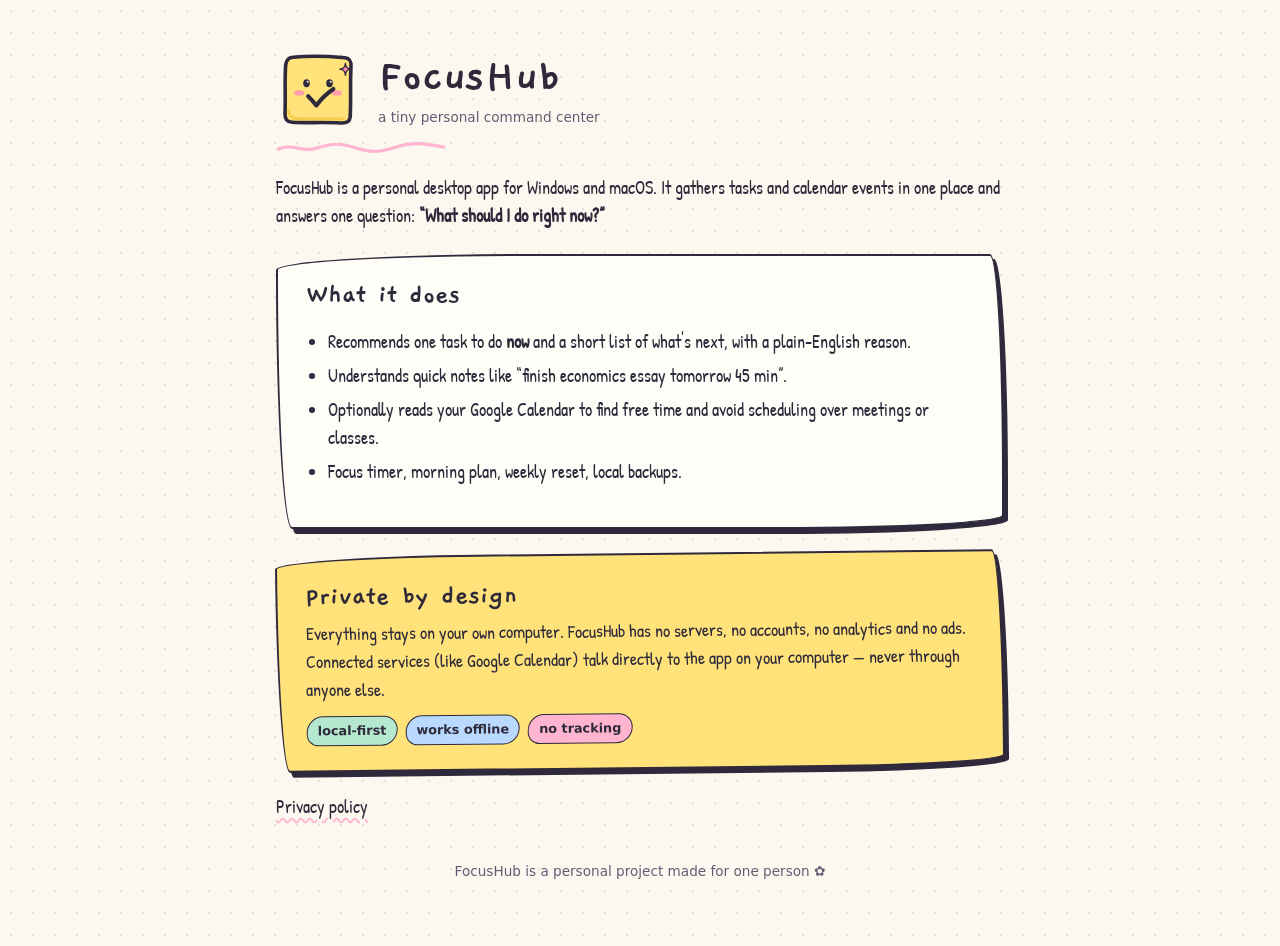
<file: index.html>
<!doctype html>
<html lang="en">
<head>
  <meta charset="utf-8">
  <meta name="viewport" content="width=device-width, initial-scale=1">
  <title>FocusHub</title>
  <meta name="description" content="FocusHub is a private, local-first desktop app that tells you what to work on next.">
  <link rel="icon" type="image/svg+xml" href="icon.svg">
  <link rel="preconnect" href="https://fonts.googleapis.com">
  <link href="https://fonts.googleapis.com/css2?family=Gaegu:wght@700&family=Patrick+Hand&display=swap" rel="stylesheet">
  <link rel="stylesheet" href="style.css">
</head>
<body>
<main>
  <div class="hero">
    <img src="icon.svg" alt="FocusHub mascot">
    <div>
      <h1>FocusHub</h1>
      <div class="meta">a tiny personal command center</div>
    </div>
  </div>
  <svg class="squiggle" viewBox="0 0 140 14" preserveAspectRatio="none" aria-hidden="true"><path d="M2 9c12-6 20 4 32-1s20-5 32 0 21 4 33-1 22-4 39 0" fill="none" stroke="#ffb4cf" stroke-width="3.2" stroke-linecap="round"/></svg>

  <p>FocusHub is a personal desktop app for Windows and macOS. It gathers tasks and calendar events in one place and answers one question: <b>“What should I do right now?”</b></p>

  <div class="card">
    <h2 style="margin-top:0">What it does</h2>
    <ul>
      <li>Recommends one task to do <b>now</b> and a short list of what's next, with a plain-English reason.</li>
      <li>Understands quick notes like “finish economics essay tomorrow 45 min”.</li>
      <li>Optionally reads your Google Calendar to find free time and avoid scheduling over meetings or classes.</li>
      <li>Focus timer, morning plan, weekly reset, local backups.</li>
    </ul>
  </div>

  <div class="card note">
    <h2 style="margin-top:0">Private by design</h2>
    <p style="margin:0">Everything stays on your own computer. FocusHub has no servers, no accounts, no analytics and no ads. Connected services (like Google Calendar) talk directly to the app on your computer — never through anyone else.</p>
    <div class="chips"><span class="chip">local-first</span><span class="chip">works offline</span><span class="chip">no tracking</span></div>
  </div>

  <p><a href="privacy.html">Privacy policy</a></p>

  <footer class="meta">FocusHub is a personal project made for one person ✿</footer>
</main>
</body>
</html>
</file>
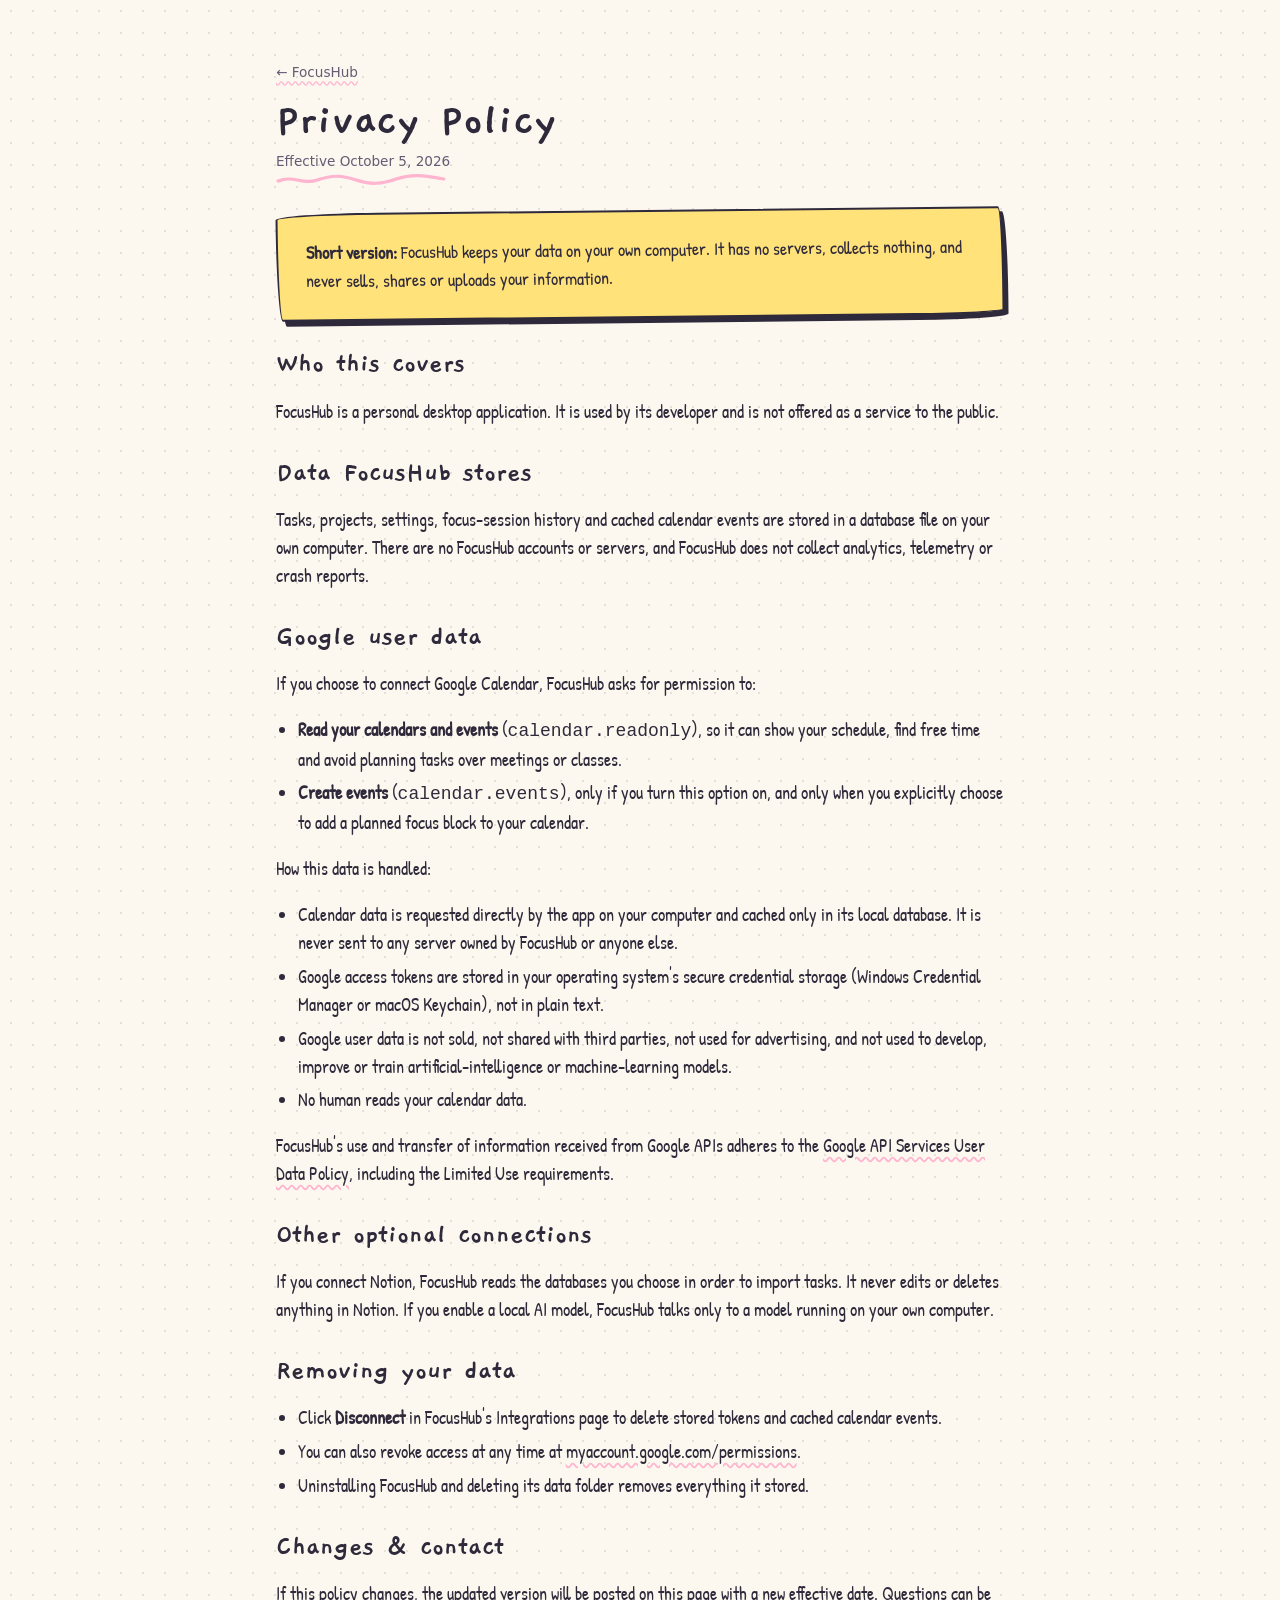
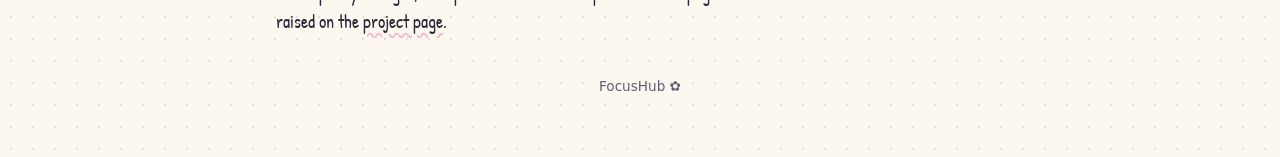
<file: privacy.html>
<!doctype html>
<html lang="en">
<head>
  <meta charset="utf-8">
  <meta name="viewport" content="width=device-width, initial-scale=1">
  <title>FocusHub Privacy Policy</title>
  <link rel="icon" type="image/svg+xml" href="icon.svg">
  <link rel="preconnect" href="https://fonts.googleapis.com">
  <link href="https://fonts.googleapis.com/css2?family=Gaegu:wght@700&family=Patrick+Hand&display=swap" rel="stylesheet">
  <link rel="stylesheet" href="style.css">
</head>
<body>
<main>
  <p class="meta"><a href="./">&larr; FocusHub</a></p>
  <h1>Privacy Policy</h1>
  <div class="meta">Effective October 5, 2026</div>
  <svg class="squiggle" viewBox="0 0 140 14" preserveAspectRatio="none" aria-hidden="true"><path d="M2 9c12-6 20 4 32-1s20-5 32 0 21 4 33-1 22-4 39 0" fill="none" stroke="#ffb4cf" stroke-width="3.2" stroke-linecap="round"/></svg>

  <div class="card note">
    <b>Short version:</b> FocusHub keeps your data on your own computer. It has no servers, collects nothing, and never sells, shares or uploads your information.
  </div>

  <h2>Who this covers</h2>
  <p>FocusHub is a personal desktop application. It is used by its developer and is not offered as a service to the public.</p>

  <h2>Data FocusHub stores</h2>
  <p>Tasks, projects, settings, focus-session history and cached calendar events are stored in a database file on your own computer. There are no FocusHub accounts or servers, and FocusHub does not collect analytics, telemetry or crash reports.</p>

  <h2>Google user data</h2>
  <p>If you choose to connect Google Calendar, FocusHub asks for permission to:</p>
  <ul>
    <li><b>Read your calendars and events</b> (<code>calendar.readonly</code>), so it can show your schedule, find free time and avoid planning tasks over meetings or classes.</li>
    <li><b>Create events</b> (<code>calendar.events</code>), only if you turn this option on, and only when you explicitly choose to add a planned focus block to your calendar.</li>
  </ul>
  <p>How this data is handled:</p>
  <ul>
    <li>Calendar data is requested directly by the app on your computer and cached only in its local database. It is never sent to any server owned by FocusHub or anyone else.</li>
    <li>Google access tokens are stored in your operating system's secure credential storage (Windows Credential Manager or macOS Keychain), not in plain text.</li>
    <li>Google user data is not sold, not shared with third parties, not used for advertising, and not used to develop, improve or train artificial-intelligence or machine-learning models.</li>
    <li>No human reads your calendar data.</li>
  </ul>
  <p>FocusHub's use and transfer of information received from Google APIs adheres to the <a href="https://developers.google.com/terms/api-services-user-data-policy">Google API Services User Data Policy</a>, including the Limited Use requirements.</p>

  <h2>Other optional connections</h2>
  <p>If you connect Notion, FocusHub reads the databases you choose in order to import tasks. It never edits or deletes anything in Notion. If you enable a local AI model, FocusHub talks only to a model running on your own computer.</p>

  <h2>Removing your data</h2>
  <ul>
    <li>Click <b>Disconnect</b> in FocusHub's Integrations page to delete stored tokens and cached calendar events.</li>
    <li>You can also revoke access at any time at <a href="https://myaccount.google.com/permissions">myaccount.google.com/permissions</a>.</li>
    <li>Uninstalling FocusHub and deleting its data folder removes everything it stored.</li>
  </ul>

  <h2>Changes &amp; contact</h2>
  <p>If this policy changes, the updated version will be posted on this page with a new effective date. Questions can be raised on the <a href="https://github.com/JasonH-1/focushub-pages/issues">project page</a>.</p>

  <footer class="meta">FocusHub &#10047;</footer>
</main>
</body>
</html>
</file>
<file: style.css>
:root {
  --paper: #fdf8ef;
  --card: #fffdf8;
  --ink: #2f2a3b;
  --ink-soft: #645c74;
  --butter: #ffe27a;
  --pink: #ffb4cf;
  --mint: #b4e9cf;
  --sky: #b9d9ff;
  --dot: rgba(47, 42, 59, 0.12);
}
@media (prefers-color-scheme: dark) {
  :root {
    --paper: #211f2c;
    --card: #2a2737;
    --ink: #f3ebdc;
    --ink-soft: #bfb5cd;
    --dot: rgba(243, 235, 220, 0.09);
  }
}
* { box-sizing: border-box; }
body {
  margin: 0;
  background: var(--paper) radial-gradient(var(--dot) 1.15px, transparent 1.4px) 0 0 / 22px 22px;
  color: var(--ink);
  font: 18px/1.55 "Patrick Hand", "Segoe Print", "Comic Sans MS", cursive;
}
main { max-width: 760px; margin: 0 auto; padding: 48px 16px 64px; }
h1, h2 { font-family: "Gaegu", "Patrick Hand", cursive; font-weight: 700; line-height: 1.05; }
h1 { font-size: 3rem; margin: 0 0 4px; }
h2 { font-size: 1.8rem; margin: 32px 0 8px; }
a { color: inherit; text-decoration: underline wavy var(--pink); text-underline-offset: 4px; }
.meta { font-family: system-ui, sans-serif; font-size: 0.85rem; color: var(--ink-soft); }
.squiggle { display: block; width: 170px; height: 14px; margin-bottom: 20px; }
.hero { display: flex; align-items: center; gap: 18px; margin-bottom: 8px; }
.hero img { width: 84px; height: 84px; }
.card {
  background: var(--card);
  border: 2px solid var(--ink);
  border-radius: 255px 14px 225px 16px / 16px 225px 14px 255px;
  box-shadow: 4px 5px 0 var(--ink);
  padding: 24px 28px;
  margin: 24px 0;
}
.note { background: var(--butter); color: #2f2a3b; transform: rotate(-0.6deg); }
.note a { color: #2f2a3b; }
ul { padding-left: 1.2em; }
li { margin: 6px 0; }
.chips { display: flex; flex-wrap: wrap; gap: 8px; margin-top: 12px; }
.chip {
  font-family: system-ui, sans-serif; font-size: 0.8rem; font-weight: 700;
  padding: 4px 10px; border: 1.5px solid var(--ink); border-radius: 99px 80px 99px 70px;
  background: var(--mint); color: #2f2a3b;
}
.chip:nth-child(2) { background: var(--sky); }
.chip:nth-child(3) { background: var(--pink); }
footer { margin-top: 40px; text-align: center; }
</file>
